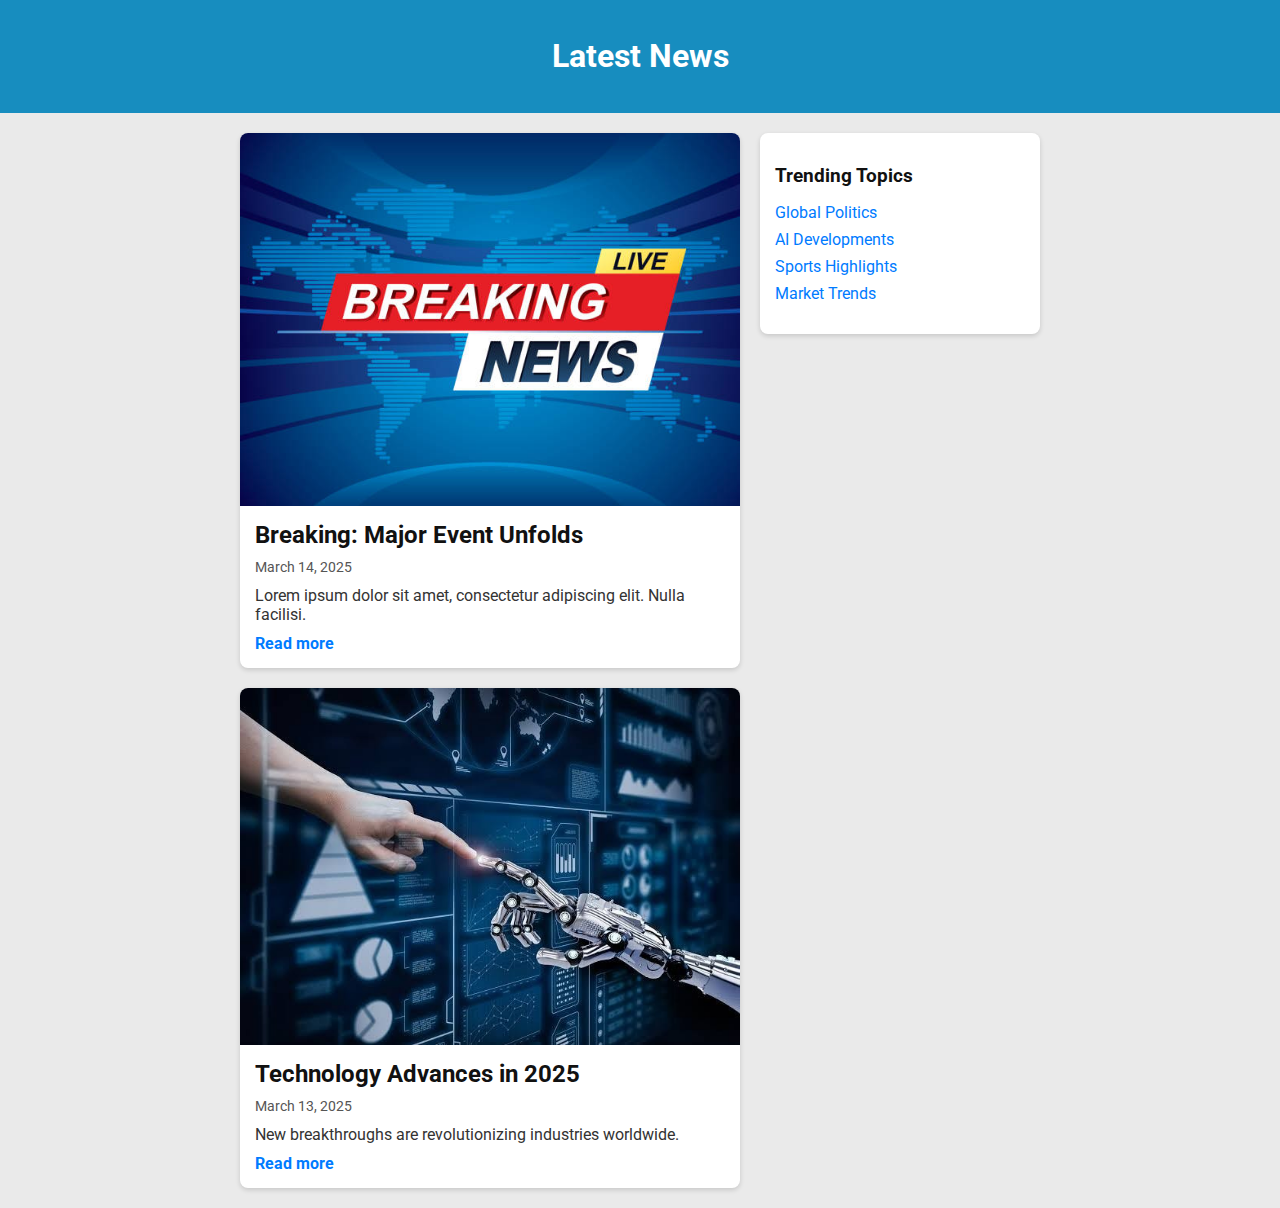
<file: newsfeed/index.html>
<!DOCTYPE html>
<html lang="en">
    <head>
        <meta charset="UTF-8" />
        <meta name="viewport" content="width=device-width, initial-scale=1.0" />
        <title>Newsfeed</title>
        <link rel="stylesheet" href="styles.css" />
    </head>
    <body>
        <header>
            <h1>Latest News</h1>
        </header>

        <main class="news-container">
            <section class="newsfeed">
                <article class="news-card">
                    <img src="news1.jpg" alt="News headline image" />
                    <div class="news-content">
                        <h2>Breaking: Major Event Unfolds</h2>
                        <p class="date">March 14, 2025</p>
                        <p>
                            Lorem ipsum dolor sit amet, consectetur adipiscing
                            elit. Nulla facilisi.
                        </p>
                        <a href="#">Read more</a>
                    </div>
                </article>

                <article class="news-card">
                    <img src="news2.jpg" alt="News headline image" />
                    <div class="news-content">
                        <h2>Technology Advances in 2025</h2>
                        <p class="date">March 13, 2025</p>
                        <p>
                            New breakthroughs are revolutionizing industries
                            worldwide.
                        </p>
                        <a href="#">Read more</a>
                    </div>
                </article>
            </section>

            <aside class="sidebar">
                <h2>Trending Topics</h2>
                <ul>
                    <li><a href="#">Global Politics</a></li>
                    <li><a href="#">AI Developments</a></li>
                    <li><a href="#">Sports Highlights</a></li>
                    <li><a href="#">Market Trends</a></li>
                </ul>
            </aside>
        </main>
    </body>
</html>
</file>
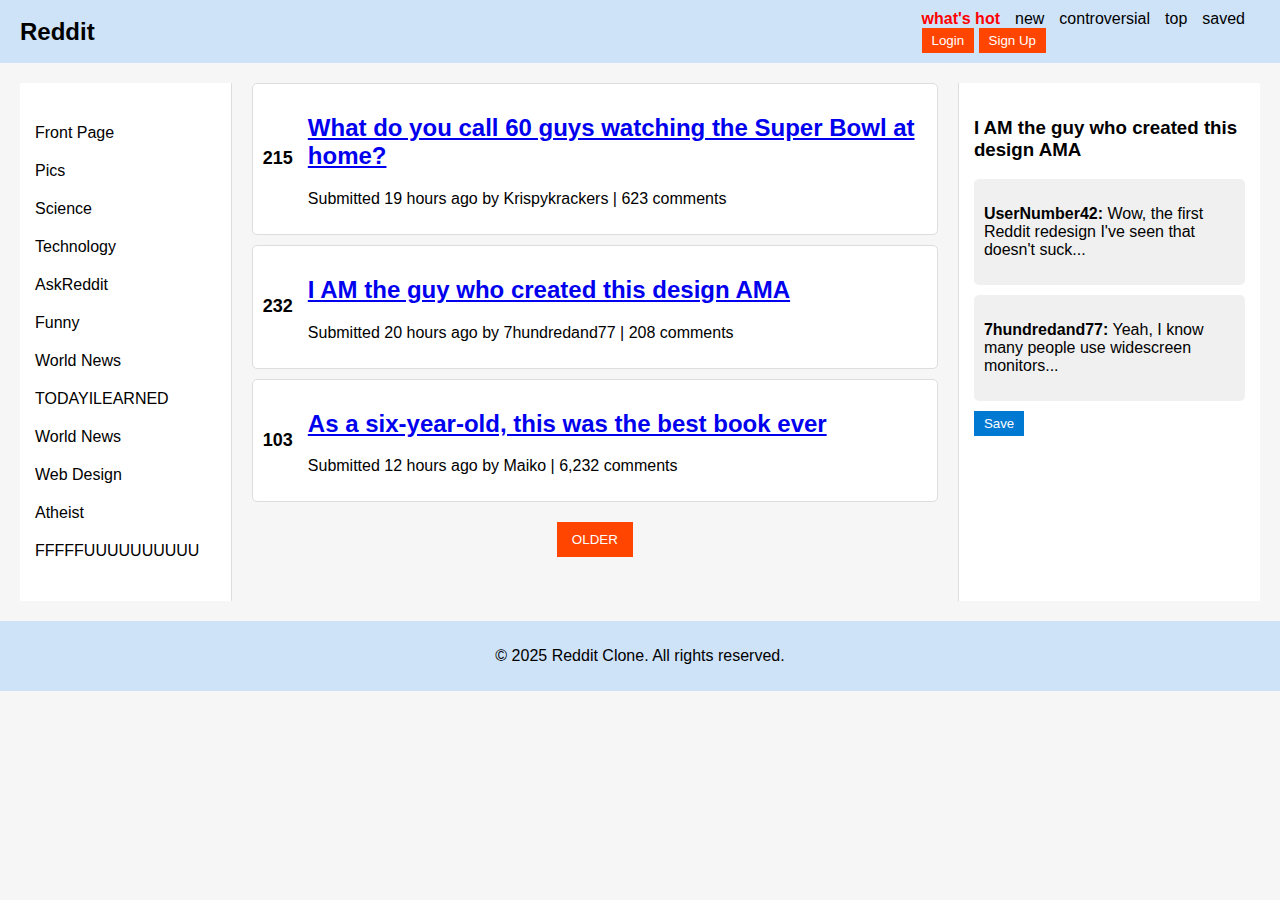
<file: old_reddit/index.html>
<!DOCTYPE html>
<html lang="en">
<head>
    <meta charset="UTF-8">
    <meta name="viewport" content="width=device-width, initial-scale=1.0">
    <title>Reddit Clone</title>
    <link rel="stylesheet" href="styles.css">
</head>
<body>
    <header>
        <div class="logo">Reddit</div>
        <nav>
            <ul>
                <li class="active">what's hot</li>
                <li>new</li>
                <li>controversial</li>
                <li>top</li>
                <li>saved</li>
            </ul>
            <div class="user-actions">
                <button>Login</button>
                <button>Sign Up</button>
            </div>
        </nav>
    </header>
    <div class="container">
        <aside class="sidebar">
            <ul>
                <li>Front Page</li>
                <li>Pics</li>
                <li>Science</li>
                <li>Technology</li>
                <li>AskReddit</li>
                <li>Funny</li>
                <li>World News</li>
                <li>TODAYILEARNED</li>
                <li>World News</li>
                <li>Web Design</li>
                <li>Atheist</li>
                <li>FFFFFUUUUUUUUUU</li>
            </ul>
        </aside>
        <main>
            <section class="posts">
                <article class="post">
                    <span class="score">215</span>
                    <div class="post-content">
                        <h2><a href="#">What do you call 60 guys watching the Super Bowl at home?</a></h2>
                        <p>Submitted 19 hours ago by Krispykrackers | 623 comments</p>
                    </div>
                </article>
                <article class="post">
                    <span class="score">232</span>
                    <div class="post-content">
                        <h2><a href="#">I AM the guy who created this design AMA</a></h2>
                        <p>Submitted 20 hours ago by 7hundredand77 | 208 comments</p>
                    </div>
                </article>
                <article class="post">
                    <span class="score">103</span>
                    <div class="post-content">
                        <h2><a href="#">As a six-year-old, this was the best book ever</a></h2>
                        <p>Submitted 12 hours ago by Maiko | 6,232 comments</p>
                    </div>
                </article>
            </section>
            <button class="load-more">OLDER</button>
        </main>
        <aside class="comment-section">
            <h3>I AM the guy who created this design AMA</h3>
            <div class="comment">
                <p><strong>UserNumber42:</strong> Wow, the first Reddit redesign I've seen that doesn't suck...</p>
            </div>
            <div class="comment">
                <p><strong>7hundredand77:</strong> Yeah, I know many people use widescreen monitors...</p>
            </div>
            <button class="save">Save</button>
        </aside>
    </div>
    <footer>
        <p>&copy; 2025 Reddit Clone. All rights reserved.</p>
    </footer>
</body>
</html>
</file>
<file: newsfeed/styles.css>
@import url('https://fonts.googleapis.com/css2?family=Roboto:wght@300;400;700&display=swap');


body {
    font-family: 'Roboto', sans-serif;
    background-color: #eaeaea;
    color: #222;
    margin: 0;
    padding: 0;
    display: flex;
    flex-direction: column;
    align-items: center;
}

header {
    width: 100%;
    background: #178dbf;
    color: #ffffff;
    padding: 1rem;
    text-align: center;
}

.news-container {
    display: flex;
    flex-wrap: wrap;
    max-width: 800px;
    margin: 20px auto;
    gap: 20px;
}

.newsfeed {
    flex: 2;
    display: flex;
    flex-direction: column;
    gap: 20px;
}

.news-card {
    background: #ffffff;
    border-radius: 8px;
    box-shadow: 0 2px 5px rgba(0, 0, 0, 0.15);
    overflow: hidden;
    transition: box-shadow 0.3s ease-in-out;
}

.news-card:hover {
    box-shadow: 0 4px 10px rgba(0, 0, 0, 0.3);
}

.news-card img {
    width: 100%;
    height: auto;
    display: block;
}

.news-content {
    padding: 15px;
}

.news-content h2 {
    font-size: 1.5rem;
    font-weight: 700;
    color: #111;
    margin: 0 0 10px;
}

.news-content .date {
    font-size: 0.9rem;
    color: #555;
}

.news-content p {
    font-size: 1rem;
    color: #333;
    margin: 10px 0;
}

.news-content a {
    color: #007BFF;
    text-decoration: none;
    font-weight: bold;
    transition: color 0.3s ease-in-out;
}

.news-content a:hover {
    color: #ff4500;
    text-decoration: underline;
}

.sidebar {
    flex: 1;
    background: #ffffff;
    padding: 15px;
    border-radius: 8px;
    box-shadow: 0 2px 5px rgba(0, 0, 0, 0.15);
    height: fit-content;
    align-self: flex-start;
}

.sidebar h2 {
    font-size: 1.2rem;
    color: #111;
    margin-bottom: 10px;
}

.sidebar ul {
    list-style: none;
    padding: 0;
}

.sidebar ul li {
    margin-bottom: 8px;
}

.sidebar ul li a {
    color: #007BFF;
    text-decoration: none;
    transition: color 0.3s ease-in-out;
}

.sidebar ul li a:hover {
    color: #f5d10d;
    text-decoration: underline;
}


@media (max-width: 600px) {
    .news-container {
        flex-direction: column;
    }

    .sidebar {
        order: 1;
        width: 100%;
    }
}
</file>
<file: old_reddit/styles.css>
/* General Styles */
body {
    font-family: Arial, sans-serif;
    background-color: #f6f6f6;
    margin: 0;
    padding: 0;
}

/* Header */
header {
    background-color: #cee3f8;
    padding: 10px 20px;
    display: flex;
    justify-content: space-between;
    align-items: center;
}

.logo {
    font-size: 24px;
    font-weight: bold;
}

nav ul {
    list-style: none;
    display: flex;
    padding: 0;
    margin: 0;
}

nav ul li {
    margin-right: 15px;
    cursor: pointer;
}

nav ul .active {
    font-weight: bold;
    color: red;
}

.user-actions button {
    background-color: #ff4500;
    color: white;
    border: none;
    padding: 5px 10px;
    cursor: pointer;
}

/* Layout */
.container {
    display: flex;
    padding: 20px;
}

.sidebar {
    width: 200px;
    background: white;
    padding: 15px;
    border-right: 1px solid #ddd;
}

.sidebar ul {
    list-style: none;
    padding: 0;
}

.sidebar ul li {
    padding: 10px 0;
    cursor: pointer;
}

main {
    flex-grow: 1;
    padding: 0 20px;
}

.posts .post {
    display: flex;
    align-items: center;
    background: white;
    margin-bottom: 10px;
    padding: 10px;
    border-radius: 5px;
    border: 1px solid #ddd;
}

.score {
    font-size: 18px;
    font-weight: bold;
    margin-right: 15px;
}

.load-more {
    display: block;
    margin: 20px auto;
    padding: 10px 15px;
    background: #ff4500;
    color: white;
    border: none;
    cursor: pointer;
}

/* Comment Section */
.comment-section {
    width: 300px;
    background: white;
    padding: 15px;
    border-left: 1px solid #ddd;
}

.comment {
    background: #f0f0f0;
    padding: 10px;
    margin-bottom: 10px;
    border-radius: 5px;
}

.save {
    background: #0079d3;
    color: white;
    border: none;
    padding: 5px 10px;
    cursor: pointer;
}

/* Footer */
footer {
    text-align: center;
    padding: 10px;
    background: #cee3f8;
}
</file>
